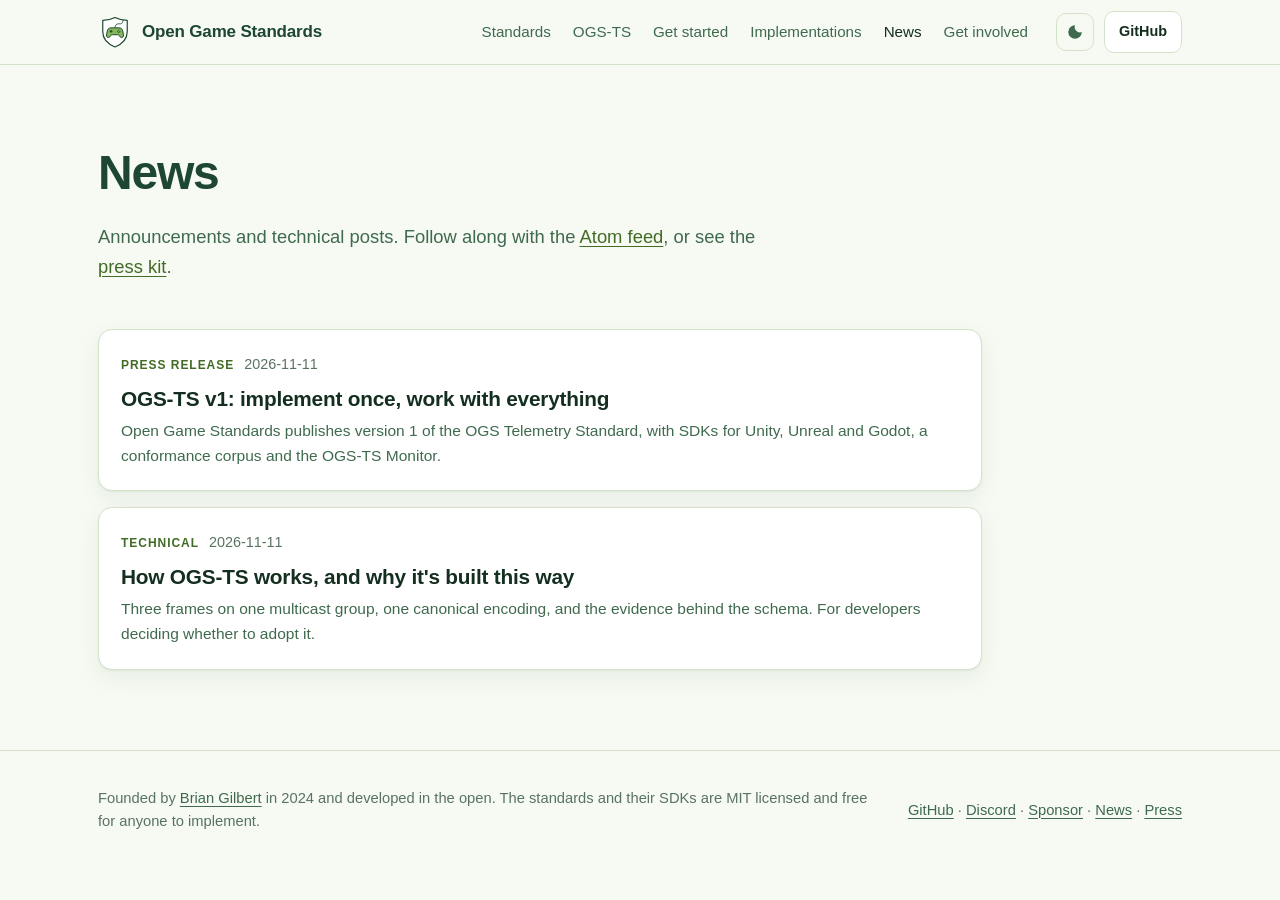
<file: news/index.html>
<!doctype html>
<html lang="en">
<head>
  <meta charset="utf-8">
  <meta name="viewport" content="width=device-width, initial-scale=1">
  <title>News · Open Game Standards</title>
  <meta name="description" content="Announcements and technical posts from Open Game Standards.">
  <link rel="canonical" href="https://opengamestandards.org/news/">
  <meta name="theme-color" content="#1d4730">
  <meta property="og:type" content="website">
  <meta property="og:url" content="https://opengamestandards.org/news/">
  <meta property="og:title" content="News · Open Game Standards">
  <meta property="og:description" content="Announcements and technical posts from Open Game Standards.">
  <meta property="og:site_name" content="Open Game Standards">
  <meta property="og:locale" content="en_US">
  <meta property="og:image" content="https://opengamestandards.org/assets/social.png">
  <meta property="og:image:width" content="1200">
  <meta property="og:image:height" content="630">
  <meta property="og:image:alt" content="Open Game Standards: open standards for games and the hardware around them">
  <meta name="twitter:card" content="summary_large_image">
  <link rel="icon" href="/assets/ogs-mark.svg" type="image/svg+xml">
  <link rel="apple-touch-icon" href="/assets/ogs-512.png">
  <link rel="stylesheet" href="/assets/site.css?v=2">
  <link rel="alternate" type="application/atom+xml" title="Open Game Standards news" href="/news/feed.xml">
  <script>
    document.documentElement.classList.add("js");
    try { var t = localStorage.getItem("ogs-theme"); if (t === "light" || t === "dark") document.documentElement.dataset.theme = t; } catch (e) {}
  </script>
  <script src="/assets/site.js?v=2" defer></script>
</head>
<body>
  <a class="skip" href="#main">Skip to content</a>

  <header class="site-header">
    <div class="wrap header-row">
      <a class="brand" href="/" aria-label="Open Game Standards, home">
        <img class="brand-mark only-light" src="/assets/ogs-mark.svg" alt="" width="36" height="36"><img class="brand-mark only-dark" src="/assets/ogs-mark-dark.svg" alt="" width="36" height="36">
        <span>Open Game Standards</span>
      </a>
      <nav class="nav" id="primary-nav" aria-label="Primary">
        <a href="/#standards">Standards</a>
        <a href="/#ogs-ts">OGS-TS</a>
        <a href="/#start">Get started</a>
        <a href="/#implementations">Implementations</a>
        <a href="/news/" aria-current="page">News</a>
        <a href="/#involved">Get involved</a>
      </nav>
      <div class="header-actions">
        <button class="theme-toggle" type="button" aria-label="Toggle colour theme" title="Toggle colour theme">
          <svg viewBox="0 0 24 24" aria-hidden="true"><path d="M12 3a9 9 0 1 0 9 9 7 7 0 0 1-9-9Z"/></svg>
        </button>
        <a class="btn btn-small" href="https://github.com/Open-Game-Standards" target="_blank" rel="noopener">GitHub</a>
        <button class="menu-toggle" type="button" aria-expanded="false" aria-controls="primary-nav" aria-label="Menu" title="Menu">
          <svg viewBox="0 0 24 24" aria-hidden="true"><path d="M4 7h16M4 12h16M4 17h16"/></svg>
        </button>
      </div>
    </div>
  </header>

  <main id="main">
    <header class="page-head">
      <div class="wrap">
        <h1>News</h1>
        <p class="lede">Announcements and technical posts. Follow along with the <a href="/news/feed.xml">Atom feed</a>, or see the <a href="/press/">press kit</a>.</p>
      </div>
    </header>

    <div class="wrap prose">
      <!-- Newest first. Add each new post here and to feed.xml. -->
      <ul class="news-list">
        <li class="card">
          <p><span class="news-kind">Press release</span><time>2026-11-11</time></p>
          <h2><a href="/news/ogs-ts-v1/">OGS-TS v1: implement once, work with everything</a></h2>
          <p>Open Game Standards publishes version 1 of the OGS Telemetry Standard, with SDKs for Unity, Unreal and Godot, a conformance corpus and the OGS-TS Monitor.</p>
        </li>
        <li class="card">
          <p><span class="news-kind">Technical</span><time>2026-11-11</time></p>
          <h2><a href="/news/how-ogs-ts-works/">How OGS-TS works, and why it's built this way</a></h2>
          <p>Three frames on one multicast group, one canonical encoding, and the evidence behind the schema. For developers deciding whether to adopt it.</p>
        </li>
      </ul>
    </div>
  </main>

  <footer class="site-footer">
    <div class="wrap footer-row">
      <p>Founded by <a href="https://github.com/BrianGilbert" target="_blank" rel="noopener">Brian Gilbert</a> in 2024 and developed in the open. The standards and their SDKs are MIT licensed and free for anyone to implement.</p>
      <p class="footer-links"><a href="https://github.com/Open-Game-Standards" target="_blank" rel="noopener">GitHub</a> · <a href="https://discord.gg/tseF4Q6U99" target="_blank" rel="noopener">Discord</a> · <a href="https://github.com/sponsors/BrianGilbert" target="_blank" rel="noopener">Sponsor</a> · <a href="/news/">News</a> · <a href="/press/">Press</a></p>
    </div>
  </footer>
</body>
</html>
</file>
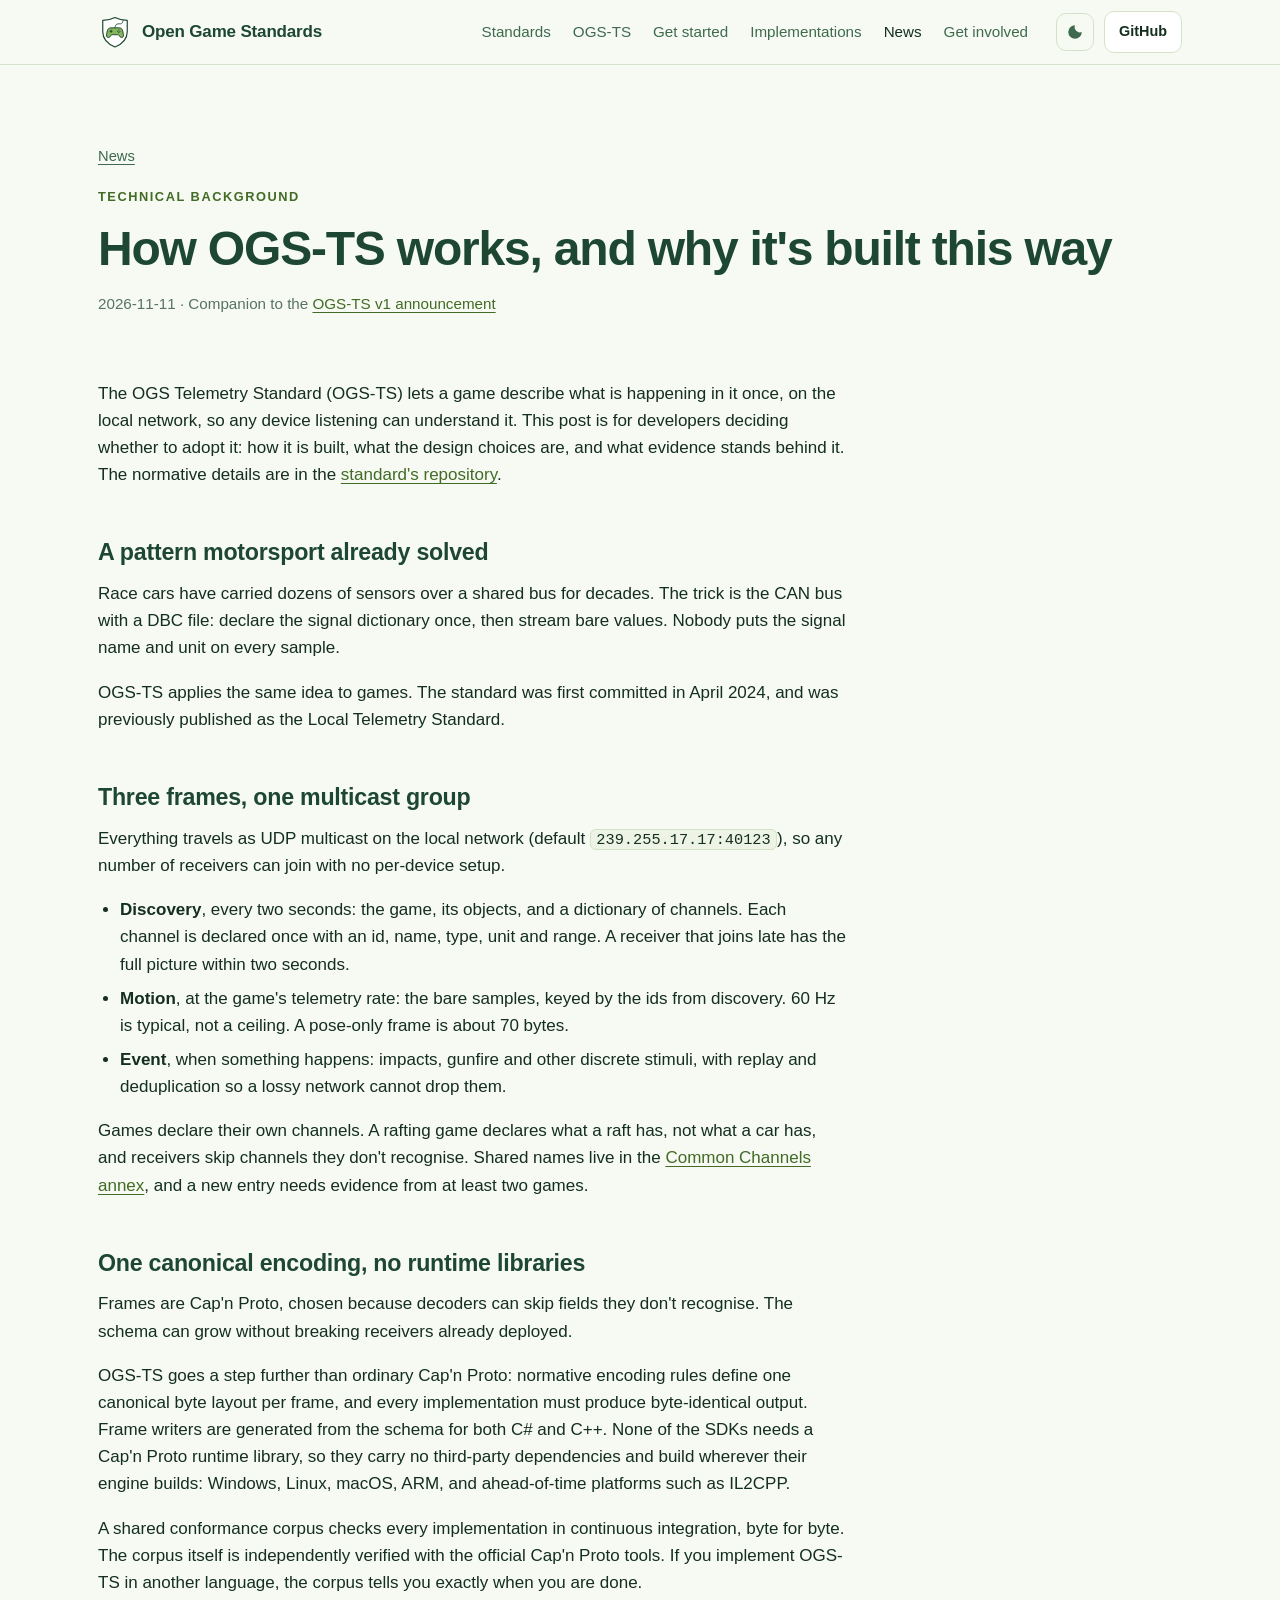
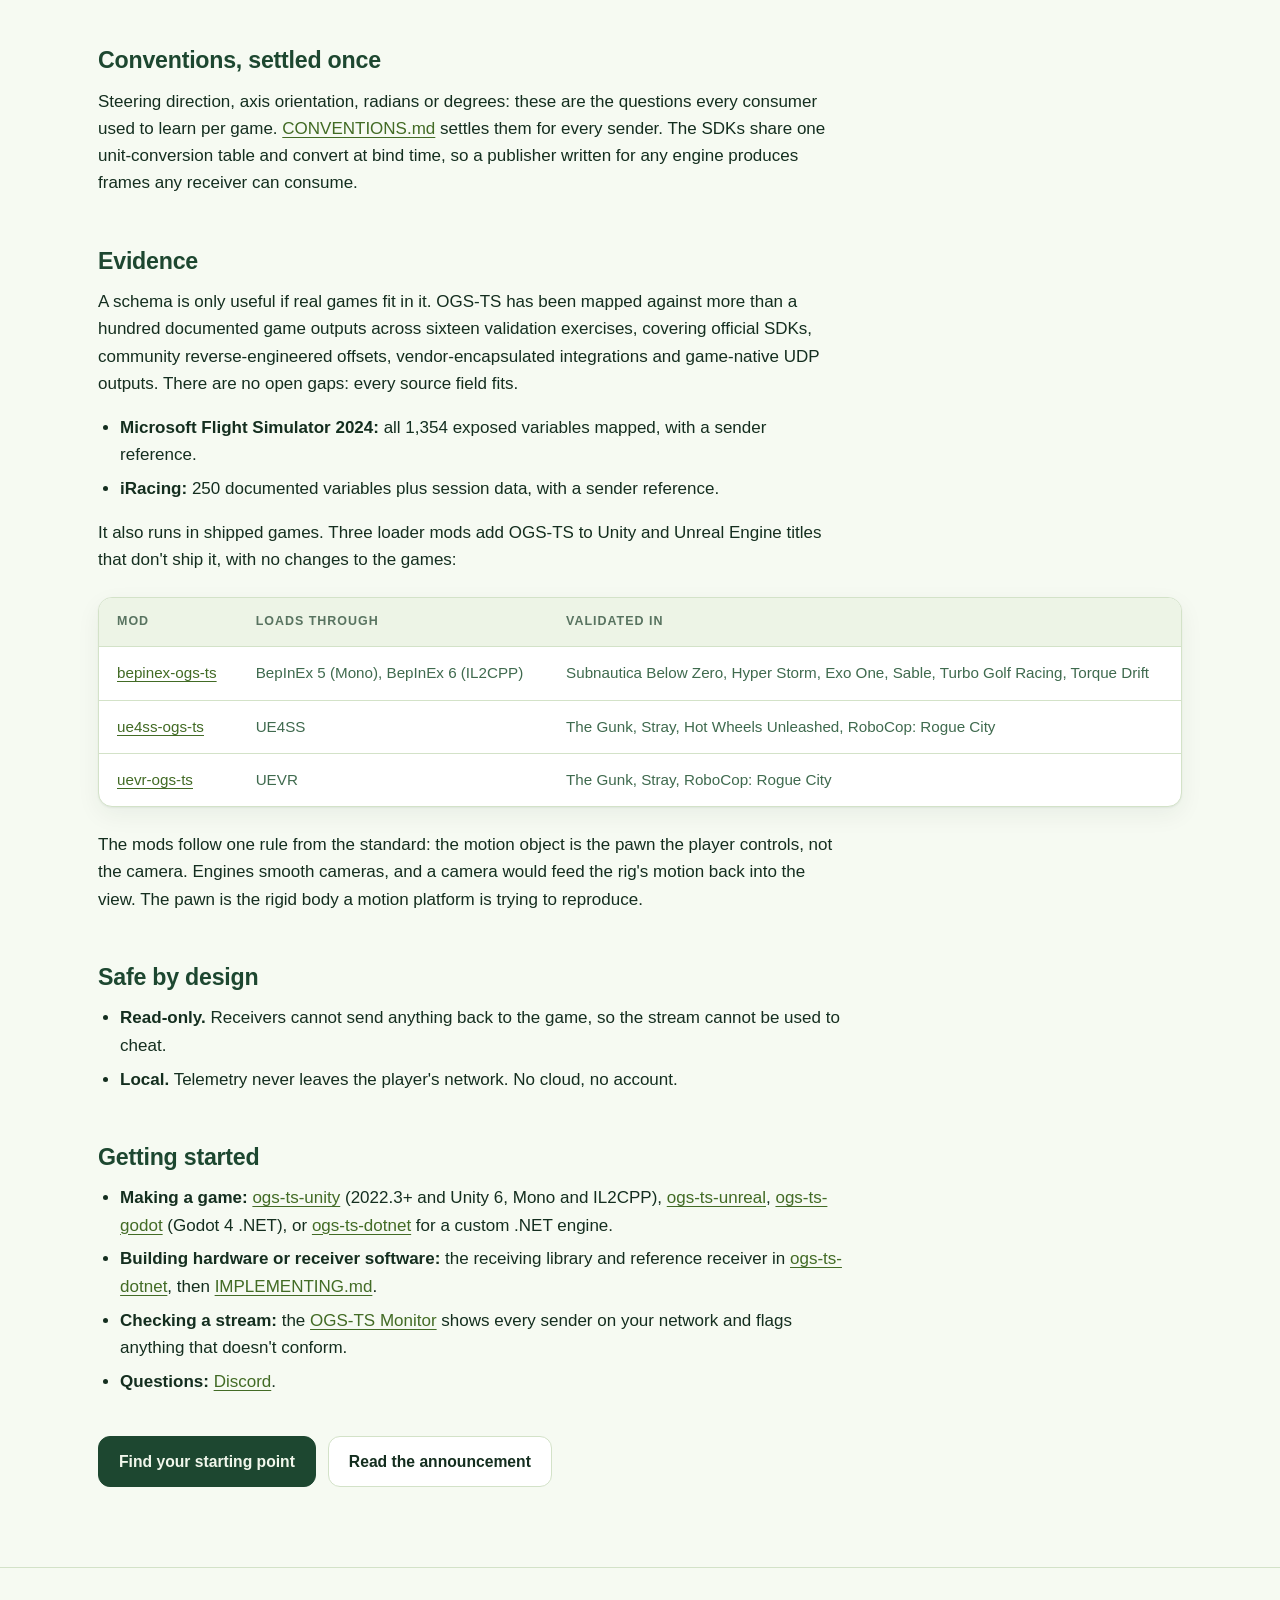
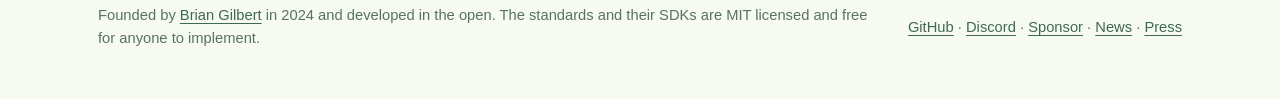
<file: news/how-ogs-ts-works/index.html>
<!doctype html>
<html lang="en">
<head>
  <meta charset="utf-8">
  <meta name="viewport" content="width=device-width, initial-scale=1">
  <title>How OGS-TS works, and why it's built this way · Open Game Standards</title>
  <meta name="description" content="For developers deciding whether to adopt the OGS Telemetry Standard: how it is built, the design choices, and the evidence behind it.">
  <link rel="canonical" href="https://opengamestandards.org/news/how-ogs-ts-works/">
  <meta name="theme-color" content="#1d4730">
  <meta property="og:type" content="article">
  <meta property="og:url" content="https://opengamestandards.org/news/how-ogs-ts-works/">
  <meta property="og:title" content="How OGS-TS works, and why it's built this way">
  <meta property="og:description" content="Three frames on one multicast group, one canonical encoding, and a conformance corpus every implementation is tested against.">
  <meta property="og:site_name" content="Open Game Standards">
  <meta property="og:locale" content="en_US">
  <meta property="og:image" content="https://opengamestandards.org/assets/social.png">
  <meta property="og:image:width" content="1200">
  <meta property="og:image:height" content="630">
  <meta property="og:image:alt" content="Open Game Standards: open standards for games and the hardware around them">
  <meta property="article:published_time" content="2026-11-11T09:00:00Z">
  <meta property="article:author" content="Brian Gilbert">
  <meta name="twitter:card" content="summary_large_image">
  <link rel="icon" href="/assets/ogs-mark.svg" type="image/svg+xml">
  <link rel="apple-touch-icon" href="/assets/ogs-512.png">
  <link rel="stylesheet" href="/assets/site.css?v=2">
  <link rel="alternate" type="application/atom+xml" title="Open Game Standards news" href="/news/feed.xml">
  <script>
    document.documentElement.classList.add("js");
    try { var t = localStorage.getItem("ogs-theme"); if (t === "light" || t === "dark") document.documentElement.dataset.theme = t; } catch (e) {}
  </script>
  <script src="/assets/site.js?v=2" defer></script>
  <script type="application/ld+json">{"@context": "https://schema.org", "@graph": [{"@type": "Organization", "@id": "https://opengamestandards.org/#org", "name": "Open Game Standards", "url": "https://opengamestandards.org/", "logo": "https://opengamestandards.org/assets/ogs-512.png", "founder": {"@type": "Person", "name": "Brian Gilbert"}, "sameAs": ["https://github.com/Open-Game-Standards", "https://discord.gg/tseF4Q6U99"]}, {"@type": "TechArticle", "headline": "How OGS-TS works, and why it's built this way", "description": "How the OGS Telemetry Standard is built, the design choices, and the evidence behind it.", "url": "https://opengamestandards.org/news/how-ogs-ts-works/", "mainEntityOfPage": "https://opengamestandards.org/news/how-ogs-ts-works/", "datePublished": "2026-11-11", "dateModified": "2026-11-11", "author": {"@type": "Person", "name": "Brian Gilbert"}, "publisher": {"@id": "https://opengamestandards.org/#org"}, "image": "https://opengamestandards.org/assets/social.png", "inLanguage": "en"}]}</script>
</head>
<body>
  <a class="skip" href="#main">Skip to content</a>

  <header class="site-header">
    <div class="wrap header-row">
      <a class="brand" href="/" aria-label="Open Game Standards, home">
        <img class="brand-mark only-light" src="/assets/ogs-mark.svg" alt="" width="36" height="36"><img class="brand-mark only-dark" src="/assets/ogs-mark-dark.svg" alt="" width="36" height="36">
        <span>Open Game Standards</span>
      </a>
      <nav class="nav" id="primary-nav" aria-label="Primary">
        <a href="/#standards">Standards</a>
        <a href="/#ogs-ts">OGS-TS</a>
        <a href="/#start">Get started</a>
        <a href="/#implementations">Implementations</a>
        <a href="/news/" aria-current="page">News</a>
        <a href="/#involved">Get involved</a>
      </nav>
      <div class="header-actions">
        <button class="theme-toggle" type="button" aria-label="Toggle colour theme" title="Toggle colour theme">
          <svg viewBox="0 0 24 24" aria-hidden="true"><path d="M12 3a9 9 0 1 0 9 9 7 7 0 0 1-9-9Z"/></svg>
        </button>
        <a class="btn btn-small" href="https://github.com/Open-Game-Standards" target="_blank" rel="noopener">GitHub</a>
        <button class="menu-toggle" type="button" aria-expanded="false" aria-controls="primary-nav" aria-label="Menu" title="Menu">
          <svg viewBox="0 0 24 24" aria-hidden="true"><path d="M4 7h16M4 12h16M4 17h16"/></svg>
        </button>
      </div>
    </div>
  </header>

  <main id="main">
    <article>
      <header class="page-head">
        <div class="wrap">
          <p class="crumbs"><a href="/news/">News</a></p>
          <p class="eyebrow">Technical background</p>
          <h1>How OGS-TS works, and why it's built this way</h1>
          <p class="article-meta"><time>2026-11-11</time> · Companion to the <a href="/news/ogs-ts-v1/">OGS-TS v1 announcement</a></p>
        </div>
      </header>

      <div class="wrap prose">
        <p>The OGS Telemetry Standard (OGS-TS) lets a game describe what is happening in it once, on the local network, so any device listening can understand it. This post is for developers deciding whether to adopt it: how it is built, what the design choices are, and what evidence stands behind it. The normative details are in the <a href="https://github.com/Open-Game-Standards/OGS-Telemetry-Standard" target="_blank" rel="noopener">standard's repository</a>.</p>

        <h2>A pattern motorsport already solved</h2>
        <p>Race cars have carried dozens of sensors over a shared bus for decades. The trick is the CAN bus with a DBC file: declare the signal dictionary once, then stream bare values. Nobody puts the signal name and unit on every sample.</p>
        <p>OGS-TS applies the same idea to games. The standard was first committed in April 2024, and was previously published as the Local Telemetry Standard.</p>

        <h2>Three frames, one multicast group</h2>
        <p>Everything travels as UDP multicast on the local network (default <code>239.255.17.17:40123</code>), so any number of receivers can join with no per-device setup.</p>
        <ul>
          <li><strong>Discovery</strong>, every two seconds: the game, its objects, and a dictionary of channels. Each channel is declared once with an id, name, type, unit and range. A receiver that joins late has the full picture within two seconds.</li>
          <li><strong>Motion</strong>, at the game's telemetry rate: the bare samples, keyed by the ids from discovery. 60 Hz is typical, not a ceiling. A pose-only frame is about 70 bytes.</li>
          <li><strong>Event</strong>, when something happens: impacts, gunfire and other discrete stimuli, with replay and deduplication so a lossy network cannot drop them.</li>
        </ul>
        <p>Games declare their own channels. A rafting game declares what a raft has, not what a car has, and receivers skip channels they don't recognise. Shared names live in the <a href="https://github.com/Open-Game-Standards/OGS-Telemetry-Standard/blob/main/CHANNELS.md" target="_blank" rel="noopener">Common Channels annex</a>, and a new entry needs evidence from at least two games.</p>

        <h2>One canonical encoding, no runtime libraries</h2>
        <p>Frames are Cap'n Proto, chosen because decoders can skip fields they don't recognise. The schema can grow without breaking receivers already deployed.</p>
        <p>OGS-TS goes a step further than ordinary Cap'n Proto: normative encoding rules define one canonical byte layout per frame, and every implementation must produce byte-identical output. Frame writers are generated from the schema for both C# and C++. None of the SDKs needs a Cap'n Proto runtime library, so they carry no third-party dependencies and build wherever their engine builds: Windows, Linux, macOS, ARM, and ahead-of-time platforms such as IL2CPP.</p>
        <p>A shared conformance corpus checks every implementation in continuous integration, byte for byte. The corpus itself is independently verified with the official Cap'n Proto tools. If you implement OGS-TS in another language, the corpus tells you exactly when you are done.</p>

        <h2>Conventions, settled once</h2>
        <p>Steering direction, axis orientation, radians or degrees: these are the questions every consumer used to learn per game. <a href="https://github.com/Open-Game-Standards/OGS-Telemetry-Standard/blob/main/CONVENTIONS.md" target="_blank" rel="noopener">CONVENTIONS.md</a> settles them for every sender. The SDKs share one unit-conversion table and convert at bind time, so a publisher written for any engine produces frames any receiver can consume.</p>

        <h2>Evidence</h2>
        <p>A schema is only useful if real games fit in it. OGS-TS has been mapped against more than a hundred documented game outputs across sixteen validation exercises, covering official SDKs, community reverse-engineered offsets, vendor-encapsulated integrations and game-native UDP outputs. There are no open gaps: every source field fits.</p>
        <ul>
          <li><strong>Microsoft Flight Simulator 2024:</strong> all 1,354 exposed variables mapped, with a sender reference.</li>
          <li><strong>iRacing:</strong> 250 documented variables plus session data, with a sender reference.</li>
        </ul>
        <p>It also runs in shipped games. Three loader mods add OGS-TS to Unity and Unreal Engine titles that don't ship it, with no changes to the games:</p>
        <div class="table-wrap">
          <table>
            <thead><tr><th>Mod</th><th>Loads through</th><th>Validated in</th></tr></thead>
            <tbody>
              <tr><td><a href="https://github.com/BrianGilbert/bepinex-ogs-ts" target="_blank" rel="noopener">bepinex-ogs-ts</a></td><td>BepInEx 5 (Mono), BepInEx 6 (IL2CPP)</td><td>Subnautica Below Zero, Hyper Storm, Exo One, Sable, Turbo Golf Racing, Torque Drift</td></tr>
              <tr><td><a href="https://github.com/BrianGilbert/ue4ss-ogs-ts" target="_blank" rel="noopener">ue4ss-ogs-ts</a></td><td>UE4SS</td><td>The Gunk, Stray, Hot Wheels Unleashed, RoboCop: Rogue City</td></tr>
              <tr><td><a href="https://github.com/BrianGilbert/uevr-ogs-ts" target="_blank" rel="noopener">uevr-ogs-ts</a></td><td>UEVR</td><td>The Gunk, Stray, RoboCop: Rogue City</td></tr>
            </tbody>
          </table>
        </div>
        <p>The mods follow one rule from the standard: the motion object is the pawn the player controls, not the camera. Engines smooth cameras, and a camera would feed the rig's motion back into the view. The pawn is the rigid body a motion platform is trying to reproduce.</p>

        <h2>Safe by design</h2>
        <ul>
          <li><strong>Read-only.</strong> Receivers cannot send anything back to the game, so the stream cannot be used to cheat.</li>
          <li><strong>Local.</strong> Telemetry never leaves the player's network. No cloud, no account.</li>
        </ul>

        <h2>Getting started</h2>
        <ul>
          <li><strong>Making a game:</strong> <a href="https://github.com/Open-Game-Standards/ogs-ts-unity" target="_blank" rel="noopener">ogs-ts-unity</a> (2022.3+ and Unity 6, Mono and IL2CPP), <a href="https://github.com/Open-Game-Standards/ogs-ts-unreal" target="_blank" rel="noopener">ogs-ts-unreal</a>, <a href="https://github.com/Open-Game-Standards/ogs-ts-godot" target="_blank" rel="noopener">ogs-ts-godot</a> (Godot 4 .NET), or <a href="https://github.com/Open-Game-Standards/ogs-ts-dotnet" target="_blank" rel="noopener">ogs-ts-dotnet</a> for a custom .NET engine.</li>
          <li><strong>Building hardware or receiver software:</strong> the receiving library and reference receiver in <a href="https://github.com/Open-Game-Standards/ogs-ts-dotnet" target="_blank" rel="noopener">ogs-ts-dotnet</a>, then <a href="https://github.com/Open-Game-Standards/OGS-Telemetry-Standard/blob/main/IMPLEMENTING.md" target="_blank" rel="noopener">IMPLEMENTING.md</a>.</li>
          <li><strong>Checking a stream:</strong> the <a href="https://github.com/Open-Game-Standards/ogs-ts-monitor" target="_blank" rel="noopener">OGS-TS Monitor</a> shows every sender on your network and flags anything that doesn't conform.</li>
          <li><strong>Questions:</strong> <a href="https://discord.gg/tseF4Q6U99" target="_blank" rel="noopener">Discord</a>.</li>
        </ul>

        <div class="related">
          <a class="btn btn-primary" href="/#start">Find your starting point</a>
          <a class="btn" href="/news/ogs-ts-v1/">Read the announcement</a>
        </div>
      </div>
    </article>
  </main>

  <footer class="site-footer">
    <div class="wrap footer-row">
      <p>Founded by <a href="https://github.com/BrianGilbert" target="_blank" rel="noopener">Brian Gilbert</a> in 2024 and developed in the open. The standards and their SDKs are MIT licensed and free for anyone to implement.</p>
      <p class="footer-links"><a href="https://github.com/Open-Game-Standards" target="_blank" rel="noopener">GitHub</a> · <a href="https://discord.gg/tseF4Q6U99" target="_blank" rel="noopener">Discord</a> · <a href="https://github.com/sponsors/BrianGilbert" target="_blank" rel="noopener">Sponsor</a> · <a href="/news/">News</a> · <a href="/press/">Press</a></p>
    </div>
  </footer>
</body>
</html>
</file>
<file: assets/site.css>
/* Open Game Standards — site styles. System fonts only: nothing loads from
   third parties (local-first, like the standards). */

:root {
  --bg: #f6faf2;
  --bg-alt: #edf4e6;
  --surface: #ffffff;
  --ink: #142e1f;
  --ink-2: #3f6a4e;
  --muted: #587360;
  --brand: #1d4730;
  --accent: #86b65a;
  --accent-ink: #426b25;
  --line: #d3e2c8;
  --code-bg: #10261a;
  --code-ink: #dcebd0;
  --tag-d: #2a6493;
  --tag-m: #426b25;
  --tag-e: #9b4727;
  --shadow: 0 1px 2px rgb(20 46 31 / .06), 0 8px 24px rgb(20 46 31 / .06);
  --radius: 14px;
  --font: -apple-system, BlinkMacSystemFont, "Segoe UI", "Noto Sans", Helvetica, Arial, sans-serif;
  --mono: ui-monospace, "Cascadia Code", "SF Mono", Menlo, Consolas, "Liberation Mono", monospace;
  color-scheme: light;
}

@media (prefers-color-scheme: dark) {
  :root:not([data-theme="light"]) {
    --bg: #0b1811;
    --bg-alt: #0f2017;
    --surface: #13271c;
    --ink: #e6f0df;
    --ink-2: #a8c79a;
    --muted: #8aa892;
    --brand: #e6f0df;
    --accent: #86b65a;
    --accent-ink: #a9d47f;
    --line: #23402e;
    --code-bg: #07120c;
    --code-ink: #dcebd0;
    --tag-d: #6fb0e6;
    --tag-m: #a9d47f;
    --tag-e: #f0956c;
    --shadow: 0 1px 2px rgb(0 0 0 / .3), 0 8px 24px rgb(0 0 0 / .25);
    color-scheme: dark;
  }
}
:root[data-theme="dark"] {
  --bg: #0b1811;
  --bg-alt: #0f2017;
  --surface: #13271c;
  --ink: #e6f0df;
  --ink-2: #a8c79a;
  --muted: #8aa892;
  --brand: #e6f0df;
  --accent: #86b65a;
  --accent-ink: #a9d47f;
  --line: #23402e;
  --code-bg: #07120c;
  --code-ink: #dcebd0;
  --tag-d: #6fb0e6;
  --tag-m: #a9d47f;
  --tag-e: #f0956c;
  --shadow: 0 1px 2px rgb(0 0 0 / .3), 0 8px 24px rgb(0 0 0 / .25);
  color-scheme: dark;
}

/* Light/dark image pairs follow the same switch as the tokens. */
.only-dark { display: none; }
@media (prefers-color-scheme: dark) {
  :root:not([data-theme="light"]) .only-light { display: none; }
  :root:not([data-theme="light"]) .only-dark { display: inline-block; }
}
:root[data-theme="dark"] .only-light { display: none; }
:root[data-theme="dark"] .only-dark { display: inline-block; }

/* Base */
*, *::before, *::after { box-sizing: border-box; }
html { scroll-behavior: smooth; scroll-padding-top: 76px; }
body {
  margin: 0;
  background: var(--bg);
  color: var(--ink);
  font: 17px/1.6 var(--font);
  -webkit-font-smoothing: antialiased;
  overflow-x: hidden;
}
img { max-width: 100%; }
a { color: var(--accent-ink); text-underline-offset: 3px; text-decoration-thickness: 1px; }
a:hover { text-decoration-thickness: 2px; }
:focus-visible { outline: 3px solid var(--accent); outline-offset: 2px; border-radius: 4px; }
code { font-family: var(--mono); font-size: .9em; background: var(--bg-alt); border: 1px solid var(--line); padding: .05em .35em; border-radius: 6px; }
h1, h2, h3, h4 { line-height: 1.15; margin: 0; letter-spacing: -.01em; }
p { margin: 0 0 1em; }
.muted { color: var(--muted); }
.small { font-size: .9rem; }

.wrap { width: 100%; max-width: 1140px; margin: 0 auto; padding: 0 16px; }
@media (min-width: 640px) { .wrap { padding: 0 28px; } }
.narrow { max-width: 820px; }

.skip { position: absolute; left: -9999px; top: 8px; z-index: 100; background: var(--surface); padding: 8px 14px; border-radius: 8px; }
.skip:focus { left: 8px; }

/* Header */
.site-header {
  position: sticky; top: 0; z-index: 50;
  background: color-mix(in srgb, var(--bg) 85%, transparent);
  backdrop-filter: saturate(1.4) blur(10px);
  border-bottom: 1px solid var(--line);
}
.header-row { display: flex; align-items: center; gap: 20px; height: 64px; }
.brand { display: flex; align-items: center; gap: 10px; color: var(--brand); text-decoration: none; font-weight: 700; letter-spacing: -.01em; white-space: nowrap; }
.brand-mark { width: 34px; height: 34px; }
.nav { display: none; gap: 22px; margin-left: auto; }
.nav a { color: var(--ink-2); text-decoration: none; font-size: .95rem; }
.nav a:hover, .nav a[aria-current="page"] { color: var(--ink); }
.header-actions { display: flex; align-items: center; gap: 10px; margin-left: auto; }
@media (min-width: 1100px) { .nav { display: flex; } .header-actions { margin-left: 8px; } }
/* Phones: brand + toggles + GitHub overflow; the footer links GitHub. */
@media (max-width: 420px) { .header-actions .btn { display: none; } }
.theme-toggle, .menu-toggle {
  width: 38px; height: 38px; display: grid; place-items: center;
  background: transparent; border: 1px solid var(--line); border-radius: 10px; color: var(--ink-2); cursor: pointer;
}
.theme-toggle svg { width: 18px; height: 18px; fill: currentColor; }
.menu-toggle svg { width: 20px; height: 20px; fill: none; stroke: currentColor; stroke-width: 2; stroke-linecap: round; }
.theme-toggle:hover, .menu-toggle:hover { color: var(--ink); border-color: var(--ink-2); }
.menu-toggle { display: none; }
/* Narrow screens: the nav drops down from a menu button. Without JS it
   wraps onto a second row of the header instead. */
@media (max-width: 1099px) {
  .js .menu-toggle { display: grid; }
  .js .site-header.nav-open .nav {
    display: flex; flex-direction: column; gap: 0;
    position: absolute; top: 64px; left: 0; right: 0;
    background: var(--bg); border-bottom: 1px solid var(--line); box-shadow: var(--shadow);
    padding: 4px 16px 12px;
  }
  .js .site-header.nav-open .nav a { padding: 12px 0; font-size: 1rem; border-bottom: 1px solid var(--line); }
  .js .site-header.nav-open .nav a:last-child { border-bottom: 0; }
  html:not(.js) .header-row { flex-wrap: wrap; height: auto; min-height: 64px; padding-block: 12px; }
  html:not(.js) .nav { display: flex; flex-wrap: wrap; gap: 6px 18px; order: 3; width: 100%; margin-left: 0; }
}
@media (min-width: 640px) and (max-width: 1099px) { .js .site-header.nav-open .nav { padding-inline: 28px; } }

/* Buttons */
.btn {
  display: inline-flex; align-items: center; justify-content: center; gap: 8px;
  padding: 12px 20px; border-radius: 12px; font-weight: 600; font-size: .98rem;
  border: 1px solid var(--line); background: var(--surface); color: var(--ink); text-decoration: none;
  transition: transform .15s ease, border-color .15s ease, background .15s ease;
}
.btn:hover { transform: translateY(-1px); border-color: var(--ink-2); text-decoration: none; }
.btn-primary { background: #1d4730; color: #f1f7ec; border-color: #1d4730; }
.btn-primary:hover { background: #255a3d; border-color: #255a3d; }
.btn-small { padding: 8px 14px; font-size: .9rem; border-radius: 10px; }
/* Centre on the capitals, not the font's line box: system fonts differ in how
   far their text sits from the middle. Padding grows by the space trimmed so
   the buttons keep their size. */
@supports (text-box: trim-both cap alphabetic) {
  .btn, .modes b { text-box: trim-both cap alphabetic; }
  .btn { display: inline-block; text-align: center; padding-block: 19px; } /* trimming skips flex boxes */
  .btn-small { padding-block: 15px; }
  .modes b { padding-block: 8px; }
}

/* Hero */
.hero { padding: 56px 0 64px; position: relative; overflow: hidden; }
.hero::before {
  content: ""; position: absolute; inset: -40% -10% auto auto; width: 70vw; height: 70vw; max-width: 900px; max-height: 900px;
  background: radial-gradient(closest-side, color-mix(in srgb, var(--accent) 22%, transparent), transparent 70%);
  pointer-events: none;
}
.hero-grid { display: grid; gap: 40px; align-items: center; position: relative; }
@media (min-width: 980px) { .hero { padding: 88px 0 96px; } .hero-grid { grid-template-columns: 1.05fr 1fr; gap: 56px; } }
.eyebrow { color: var(--accent-ink); font-weight: 700; font-size: .8rem; letter-spacing: .12em; text-transform: uppercase; margin-bottom: 14px; }
h1 { font-size: clamp(2.1rem, 5.2vw, 3.6rem); font-weight: 800; letter-spacing: -.025em; color: var(--brand); }
.lede { font-size: 1.15rem; color: var(--ink-2); margin: 22px 0 30px; max-width: 38em; }
.cta-row { display: flex; flex-wrap: wrap; gap: 12px; }

/* Receiver console: a small OGS-TS Monitor */
.console {
  margin: 0; background: var(--code-bg); color: var(--code-ink); border-radius: 18px;
  box-shadow: 0 30px 60px -20px rgb(10 30 18 / .45), 0 0 0 1px rgb(255 255 255 / .04) inset;
  overflow: hidden; min-width: 0; container-type: inline-size; position: relative;
}
.console-bar { display: flex; align-items: center; gap: 10px; padding: 10px 16px; border-bottom: 1px solid rgb(255 255 255 / .07); font: 600 13px/1 var(--font); }
.console-logo { width: 22px; height: 22px; }
.console-title { color: #f1f7ec; }
.console-note { margin-left: auto; color: #7f9c88; font: 11px/1 var(--mono); text-transform: uppercase; letter-spacing: .08em; }
.console-pause {
  font: 600 11px/1 var(--font); color: #b9d1ad; background: rgb(255 255 255 / .06);
  border: 1px solid rgb(255 255 255 / .12); border-radius: 6px; padding: 5px 9px; cursor: pointer;
}
.console-pause:hover { color: #f1f7ec; border-color: rgb(255 255 255 / .3); }
.console-pause.is-paused { display: none; }
/* Big play button over a paused console: the same one the video thumbnails use */
.console-play {
  position: absolute; inset: 0; z-index: 2; border: 0; padding: 0; cursor: pointer;
  background: rgb(0 0 0 / .28); border-radius: inherit;
}
.console-play[hidden] { display: none; }
.console-play::after {
  content: ""; position: absolute; top: 50%; left: 50%;
  width: 84px; height: 84px; margin: -42px 0 0 -42px; border-radius: 50%;
  background: rgba(0, 0, 0, .72) url("data:image/svg+xml,%3Csvg xmlns='http://www.w3.org/2000/svg' viewBox='0 0 24 24'%3E%3Cpath fill='%23fff' d='M8 5v14l11-7z'/%3E%3C/svg%3E") 54% 50% / 46% no-repeat;
  box-shadow: 0 0 0 3px rgba(255, 255, 255, .85), 0 6px 24px rgba(0, 0, 0, .4);
  transition: transform .15s ease, background-color .15s ease;
}
.console-play:hover::after, .console-play:focus-visible::after { transform: scale(1.08); background-color: rgba(0, 0, 0, .86); }
.console-play:focus-visible { outline: 3px solid var(--accent, currentColor); outline-offset: -3px; }
@media (max-width: 600px) { .console-play::after { width: 64px; height: 64px; margin: -32px 0 0 -32px; } }
.console-body { padding: 14px 16px; display: grid; gap: 12px; }
.console-head { display: flex; align-items: center; justify-content: space-between; gap: 10px; }
.console-head .obj { font-weight: 700; color: #f1f7ec; font-size: .95rem; white-space: nowrap; }
.console-head .star { color: #a9d47f; font-weight: 600; font-size: .8rem; margin-left: 4px; }
.modes { display: flex; gap: 4px; }
.modes b { font: 600 11px/1 var(--font); padding: 6px 8px; border-radius: 6px; background: rgb(255 255 255 / .06); color: #b9d1ad; }
.modes b.on { background: #86b65a; color: #10261a; }
.views { display: grid; grid-template-columns: 1fr 1fr; gap: 10px; }
.view { background: rgb(255 255 255 / .03); border-radius: 10px; padding: 6px 6px 2px; min-width: 0; }
.view-label { display: block; font: 10px/1.4 var(--mono); color: #7f9c88; text-transform: uppercase; letter-spacing: .08em; padding: 0 4px; }
.view svg { display: block; width: 100%; height: auto; }
.strips { display: grid; gap: 4px; }
.strip { display: grid; grid-template-columns: 62px 70px 1fr; align-items: center; gap: 8px; background: rgb(255 255 255 / .03); border-radius: 6px; padding: 2px 8px; font: 12px/1 var(--mono); }
.strip svg { width: 100%; height: 24px; display: block; }
.strip polyline { fill: none; stroke-width: 1.6; vector-effect: non-scaling-stroke; stroke-linejoin: round; }
.strip-val { color: #f1f7ec; text-align: right; font-variant-numeric: tabular-nums; }
.s-roll { color: #e06c5a; stroke: #e06c5a; }
.s-pitch { color: #5aa0e0; stroke: #5aa0e0; }
.s-heave { color: #6fd6c8; stroke: #6fd6c8; }
.log { list-style: none; margin: 0; padding: 0; height: 110px; overflow: hidden; display: flex; flex-direction: column; justify-content: flex-end; font: 12px/1.8 var(--mono); }
.log li { white-space: nowrap; overflow: hidden; text-overflow: ellipsis; color: #b9d1ad; animation: rise .35s ease-out; }
.log .t { color: #5f7d68; margin-right: 8px; }
.log .v { color: #f1f7ec; }
@container (max-width: 600px) { .log .t { display: none; } }
@container (max-width: 440px) { .log .opt { display: none; } .modes { display: none; } .strip { grid-template-columns: 56px 62px 1fr; } }
@keyframes rise { from { opacity: 0; transform: translateY(6px); } to { opacity: 1; transform: none; } }
.console-foot { padding: 10px 16px 14px; font: 11.5px/1.5 var(--mono); color: #7f9c88; border-top: 1px solid rgb(255 255 255 / .07); }

.tag { display: inline-block; font: 700 10.5px/1 var(--mono); letter-spacing: .06em; padding: 4px 6px; border-radius: 5px; margin-right: 8px; vertical-align: 1px; }
.console .tag-d, .log .tag-d { background: rgb(111 176 230 / .16); color: #8cc3ee; }
.console .tag-m, .log .tag-m { background: rgb(169 212 127 / .16); color: #b8dd93; }
.console .tag-e, .log .tag-e { background: rgb(240 149 108 / .18); color: #f4ab89; }
.tag-d { background: color-mix(in srgb, var(--tag-d) 14%, transparent); color: var(--tag-d); }
.tag-m { background: color-mix(in srgb, var(--tag-m) 14%, transparent); color: var(--tag-m); }
.tag-e { background: color-mix(in srgb, var(--tag-e) 14%, transparent); color: var(--tag-e); }

/* Sections */
.section { padding: 72px 0; }
.section.alt { background: var(--bg-alt); border-block: 1px solid var(--line); }
@media (min-width: 980px) { .section { padding: 96px 0; } }
.section-title { font-size: clamp(1.7rem, 3.4vw, 2.4rem); font-weight: 800; color: var(--brand); letter-spacing: -.02em; margin-bottom: 14px; }
.section-sub { color: var(--ink-2); font-size: 1.08rem; max-width: 46em; margin-bottom: 34px; }
.sub-title { font-size: 1.25rem; margin: 52px 0 18px; color: var(--ink); }

/* Stats */
.stat-row, .evidence { display: grid; gap: 16px; margin: 28px 0; }
@media (min-width: 640px) { .stat-row { grid-template-columns: 1fr 1fr; } .evidence { grid-template-columns: 1fr 1fr; } }
@media (min-width: 1000px) { .evidence { grid-template-columns: repeat(4, 1fr); } }
.stat { background: var(--surface); border: 1px solid var(--line); border-radius: var(--radius); padding: 20px 22px; box-shadow: var(--shadow); }
.stat strong { display: block; font-size: 2.4rem; font-weight: 800; letter-spacing: -.03em; color: var(--accent-ink); line-height: 1; margin-bottom: 8px; font-variant-numeric: tabular-nums; }
.stat span { color: var(--ink-2); font-size: .97rem; }
.proven { color: var(--ink-2); max-width: 52em; }

/* Cards */
.cards { list-style: none; padding: 0; margin: 0; display: grid; gap: 16px; }
@media (min-width: 640px) { .cards-2, .cards-3, .cards-5 { grid-template-columns: 1fr 1fr; } }
@media (min-width: 1000px) { .cards-3 { grid-template-columns: repeat(3, 1fr); } .cards-5 { grid-template-columns: repeat(5, 1fr); } }
.card { background: var(--surface); border: 1px solid var(--line); border-radius: var(--radius); padding: 22px; box-shadow: var(--shadow); min-width: 0; }
.card h3, .card h4 { font-size: 1.08rem; margin-bottom: 10px; color: var(--ink); }
.card p { color: var(--ink-2); font-size: .97rem; margin: 0; }
.cards-5 .card { border-top: 4px solid var(--accent); }
.repo { display: flex; flex-direction: column; gap: 6px; }
.repo h3 a { color: var(--ink); text-decoration: none; overflow-wrap: anywhere; }
.repo h3 a:hover { text-decoration: underline; }
.repo .badge { margin-top: auto; padding-top: 12px; line-height: 0; }

.pill { display: inline-block; font-size: .75rem; font-weight: 700; letter-spacing: .04em; text-transform: uppercase; padding: 4px 10px; border-radius: 99px; background: var(--bg-alt); color: var(--ink-2); border: 1px solid var(--line); margin-bottom: 12px; }
.pill-ok { background: color-mix(in srgb, var(--accent) 22%, transparent); color: var(--accent-ink); border-color: transparent; }

/* Standards */
.standards { display: grid; gap: 16px; }
@media (min-width: 860px) { .standards { grid-template-columns: 1.4fr 1fr; } }
.standard-card { display: flex; gap: 20px; align-items: flex-start; background: var(--surface); border: 1px solid var(--line); border-radius: var(--radius); padding: 26px; box-shadow: var(--shadow); color: inherit; text-decoration: none; transition: transform .15s ease, border-color .15s ease; }
a.standard-card:hover { transform: translateY(-2px); border-color: var(--accent); }
.standard-card h3 { font-size: 1.3rem; margin-bottom: 8px; color: var(--ink); }
.standard-card p { color: var(--ink-2); margin: 0; }
.std-logo { width: 72px; height: 72px; flex: none; }
.standard-next { border-style: dashed; box-shadow: none; background: transparent; }

/* OGS-TS */
.ts-head { display: flex; flex-direction: column; gap: 20px; }
.ts-head img { width: 88px; height: 88px; flex: none; }
@media (min-width: 720px) { .ts-head { flex-direction: row; align-items: flex-start; gap: 28px; } }
.frames { list-style: none; padding: 0; margin: 0; display: grid; gap: 16px; counter-reset: f; }
@media (min-width: 860px) { .frames { grid-template-columns: repeat(3, 1fr); } }
.frame { background: var(--surface); border: 1px solid var(--line); border-radius: var(--radius); padding: 22px; box-shadow: var(--shadow); }
.frame h4 { font-size: 1.05rem; margin: 14px 0 8px; }
.frame p { color: var(--ink-2); margin: 0; font-size: .97rem; }
.frame-d { border-top: 4px solid var(--tag-d); }
.frame-m { border-top: 4px solid var(--tag-m); }
.frame-e { border-top: 4px solid var(--tag-e); }
.traits { list-style: none; padding: 0; margin: 24px 0 0; display: grid; gap: 10px 28px; color: var(--ink-2); }
@media (min-width: 860px) { .traits { grid-template-columns: 1fr 1fr; } }
.traits li { padding-left: 22px; position: relative; }
.traits li::before { content: ""; position: absolute; left: 0; top: .62em; width: 10px; height: 10px; border-radius: 3px; background: var(--accent); }
.traits strong { color: var(--ink); }

/* Flow diagram */
.flow { display: grid; gap: 14px; align-items: center; }
@media (min-width: 900px) { .flow { grid-template-columns: 1fr 70px auto 70px 1fr; gap: 0; } }
.flow-col { display: grid; gap: 10px; }
.flow-label { margin: 0 0 2px; font-size: .78rem; font-weight: 700; letter-spacing: .1em; text-transform: uppercase; color: var(--muted); }
.node { background: var(--surface); border: 1px solid var(--line); border-radius: 12px; padding: 12px 16px; box-shadow: var(--shadow); display: flex; flex-direction: column; }
.node strong { font-size: .98rem; }
.node span { color: var(--muted); font-size: .88rem; }
.flow-hub { display: grid; place-items: center; }
.hub { display: grid; justify-items: center; gap: 4px; text-align: center; padding: 22px 26px; border-radius: 50%; aspect-ratio: 1; min-width: 190px; align-content: center; background: radial-gradient(circle, color-mix(in srgb, var(--accent) 26%, var(--surface)) 0%, var(--surface) 70%); border: 2px solid var(--accent); }
.hub strong { font-size: 1.5rem; color: var(--brand); }
.hub span { font-size: .86rem; color: var(--ink-2); }
.hub code { font-size: .78rem; }
.flow-link { height: 34px; display: grid; place-items: center; }
.flow-link span { width: 4px; height: 100%; border-radius: 2px; background: repeating-linear-gradient(to bottom, var(--accent) 0 8px, transparent 8px 16px); background-size: 100% 16px; animation: flow-v 1s linear infinite; }
@media (min-width: 900px) {
  .flow-link { height: auto; }
  .flow-link span { width: 100%; height: 4px; background: repeating-linear-gradient(to right, var(--accent) 0 8px, transparent 8px 16px); background-size: 16px 100%; animation-name: flow-h; }
}
@keyframes flow-v { to { background-position: 0 16px; } }
@keyframes flow-h { to { background-position: 16px 0; } }

/* Chooser */
.chooser { display: grid; gap: 18px; }
@media (min-width: 900px) { .js .chooser { grid-template-columns: 320px 1fr; gap: 28px; align-items: start; } }
/* Without JS every panel shows, so the tabs are hidden. */
.chooser-tabs { display: none; }
.chooser-panels { display: grid; gap: 16px; }
.js .chooser-tabs { display: flex; gap: 8px; overflow-x: auto; padding-bottom: 4px; scrollbar-width: thin; }
@media (min-width: 900px) { .chooser-tabs { flex-direction: column; overflow: visible; } }
.chooser-tabs button {
  flex: none; text-align: left; font: inherit; font-size: .95rem; color: var(--ink-2); cursor: pointer;
  background: var(--surface); border: 1px solid var(--line); border-radius: 12px; padding: 11px 14px; white-space: nowrap;
}
@media (min-width: 900px) { .chooser-tabs button { white-space: normal; } }
.chooser-tabs button:hover { color: var(--ink); border-color: var(--ink-2); }
.chooser-tabs button[aria-selected="true"] { background: #1d4730; border-color: #1d4730; color: #f1f7ec; font-weight: 600; }
.panel { background: var(--surface); border: 1px solid var(--line); border-radius: var(--radius); padding: 26px; box-shadow: var(--shadow); min-width: 0; }
.panel h3 { font-size: 1.3rem; margin-bottom: 14px; }
.panel p { color: var(--ink-2); }
.panel p:last-child { margin-bottom: 0; }
.code { position: relative; background: var(--code-bg); color: var(--code-ink); border-radius: 12px; padding: 16px 84px 16px 18px; margin: 0 0 1em; overflow-x: auto; font: 13.5px/1.6 var(--mono); }
/* Wrap rather than scroll, so nothing slides under the Copy button. */
.code code { background: none; border: 0; padding: 0; font-size: inherit; color: inherit; white-space: pre-wrap; overflow-wrap: anywhere; }
.copy { position: absolute; top: 8px; right: 8px; font: 600 12px/1 var(--font); color: #dcebd0; background: rgb(255 255 255 / .08); border: 1px solid rgb(255 255 255 / .12); border-radius: 8px; padding: 6px 9px; cursor: pointer; }
.copy:hover { background: rgb(255 255 255 / .16); }

/* Tables */
.table-wrap { overflow-x: auto; border: 1px solid var(--line); border-radius: var(--radius); background: var(--surface); box-shadow: var(--shadow); }
table { width: 100%; border-collapse: collapse; font-size: .95rem; min-width: 640px; }
th, td { text-align: left; padding: 14px 18px; border-bottom: 1px solid var(--line); vertical-align: top; }
thead th { font-size: .78rem; text-transform: uppercase; letter-spacing: .08em; color: var(--muted); background: var(--bg-alt); }
tbody tr:last-child > * { border-bottom: 0; }
tbody td { color: var(--ink-2); }

/* Media cards */
.media .card { padding: 0; overflow: hidden; }
.media-link { display: flex; flex-direction: column; height: 100%; color: inherit; text-decoration: none; padding: 22px; }
.media-link img { margin: -22px -22px 18px; width: calc(100% + 44px); max-width: none; height: auto; aspect-ratio: 16 / 9; object-fit: cover; display: block; }
.media-link:hover h3 { text-decoration: underline; }
.media-kind { font-size: .75rem; font-weight: 700; letter-spacing: .1em; text-transform: uppercase; color: var(--accent-ink); margin-bottom: 8px; }

/* Get involved */
.involved { background: #1d4730; color: #e6f0df; }
.involved .section-title { color: #f1f7ec; }
.involved a { color: #c4e3a4; }
.involved-grid { display: grid; gap: 32px; }
@media (min-width: 900px) { .involved-grid { grid-template-columns: 1.6fr 1fr; align-items: center; } }
.involve-list { list-style: none; padding: 0; margin: 0; display: grid; gap: 14px; }
.involve-list li { padding-left: 26px; position: relative; color: #cfe2c4; }
.involve-list li::before { content: "→"; position: absolute; left: 0; color: #86b65a; font-weight: 700; }
.involve-list strong { color: #f1f7ec; }
.involved-cta { display: flex; flex-wrap: wrap; gap: 12px; }
.involved .btn { background: transparent; color: #f1f7ec; border-color: rgb(241 247 236 / .35); }
.involved .btn:hover { border-color: #f1f7ec; }
.involved .btn-primary { background: #86b65a; border-color: #86b65a; color: #10261a; }
.involved .btn-primary:hover { background: #9cc873; border-color: #9cc873; }

/* Footer */
.site-footer { padding: 36px 0 48px; color: var(--muted); font-size: .92rem; border-top: 1px solid var(--line); }
.footer-row { display: grid; gap: 8px; }
@media (min-width: 860px) { .footer-row { grid-template-columns: 1fr auto; align-items: center; gap: 32px; } }
.footer-row p { margin: 0; }
.site-footer a { color: var(--ink-2); }

/* News strip under the hero */
.news-strip { border-block: 1px solid var(--line); background: var(--surface); }
.news-strip a { display: flex; align-items: center; gap: 12px; padding: 14px 0; color: var(--ink); text-decoration: none; font-weight: 600; }
.news-strip a:hover span:last-child { text-decoration: underline; }
.news-strip .pill { margin: 0; flex: none; }

/* Page header for news and press pages */
.page-head { padding: 56px 0 8px; }
@media (min-width: 980px) { .page-head { padding: 80px 0 16px; } }
.page-head h1 { font-size: clamp(1.9rem, 4.4vw, 3rem); }
.page-head .lede { margin-bottom: 0; }
.crumbs { font-size: .92rem; margin-bottom: 18px; }
.crumbs a { color: var(--ink-2); }

/* Article text */
.prose { padding-top: 32px; padding-bottom: 80px; }
.prose > * { max-width: 44em; }
.prose h2 { font-size: 1.45rem; color: var(--brand); margin: 2.2em 0 .6em; }
.prose h2:first-child { margin-top: 0; }
.prose ul:not([class]) { padding-left: 1.3em; margin: 0 0 1em; }
.prose ul:not([class]) li { margin-bottom: .4em; }
.prose .table-wrap { max-width: none; margin: 1.4em 0; }
.prose > .logo-grid { max-width: none; }
.prose blockquote { margin: 1.6em 0; padding: 4px 0 4px 22px; border-left: 4px solid var(--accent); color: var(--ink); font-size: 1.08rem; }
.prose blockquote p:last-child { margin-bottom: 0; }
.prose blockquote footer { color: var(--muted); font-size: .95rem; margin-top: 8px; }
.prose hr { border: 0; border-top: 1px solid var(--line); margin: 2.4em 0; }
.article-meta { color: var(--muted); font-size: .95rem; margin-top: 16px; }
.related { display: flex; flex-wrap: wrap; gap: 12px; margin-top: 2.4em; }

/* News index */
.news-list { list-style: none; padding: 0; margin: 0; display: grid; gap: 16px; max-width: 52em; }
.news-list .card a { color: var(--ink); text-decoration: none; }
.news-list .card a:hover { text-decoration: underline; }
.news-list h2, .news-list h3 { font-size: 1.3rem; margin: 0 0 8px; color: var(--ink); }
.news-list .card p:first-child { margin-bottom: 10px; }
.news-list time, .news-kind { color: var(--muted); font-size: .9rem; }
.news-kind { font-weight: 700; letter-spacing: .08em; text-transform: uppercase; font-size: .75rem; color: var(--accent-ink); margin-right: 10px; }

/* Press kit */
.facts { display: grid; gap: 0; margin: 0; border: 1px solid var(--line); border-radius: var(--radius); background: var(--surface); box-shadow: var(--shadow); overflow: hidden; }
.facts div { display: grid; gap: 4px; padding: 14px 20px; border-bottom: 1px solid var(--line); }
.facts div:last-child { border-bottom: 0; }
@media (min-width: 720px) { .facts div { grid-template-columns: 220px 1fr; gap: 20px; } }
.facts dt { font-weight: 700; color: var(--ink); }
.facts dd { margin: 0; color: var(--ink-2); }
.logo-grid { list-style: none; padding: 0; margin: 0; display: grid; gap: 16px; }
@media (min-width: 640px) { .logo-grid { grid-template-columns: 1fr 1fr; } }
@media (min-width: 1000px) { .logo-grid { grid-template-columns: repeat(4, 1fr); } }
.logo-tile { display: grid; place-items: center; aspect-ratio: 4 / 3; border-radius: 10px; margin-bottom: 14px; border: 1px solid var(--line); }
.logo-tile img { width: 45%; height: auto; }
.logo-tile.on-light { background: #ffffff; }
.logo-tile.on-dark { background: #10261a; }
.downloads { display: flex; flex-wrap: wrap; gap: 6px 14px; font-size: .92rem; }
.swatches { list-style: none; padding: 0; margin: 0; display: flex; flex-wrap: wrap; gap: 16px; }
.swatches li { display: flex; align-items: center; gap: 12px; }
.swatch { width: 44px; height: 44px; border-radius: 10px; border: 1px solid var(--line); flex: none; }
.figure { margin: 0; }
.figure img { display: block; width: 100%; height: auto; border-radius: var(--radius); border: 1px solid var(--line); box-shadow: var(--shadow); }
.figure figcaption { color: var(--muted); font-size: .92rem; margin-top: 10px; }

/* Video thumbnail: play button so it reads as a video, not a picture */
.figure-video > a { position: relative; display: block; border-radius: var(--radius); }
.figure-video > a::after {
  content: "";
  position: absolute; top: 50%; left: 50%;
  width: 84px; height: 84px; margin: -42px 0 0 -42px;
  border-radius: 50%;
  background: rgba(0, 0, 0, .72) url("data:image/svg+xml,%3Csvg xmlns='http://www.w3.org/2000/svg' viewBox='0 0 24 24'%3E%3Cpath fill='%23fff' d='M8 5v14l11-7z'/%3E%3C/svg%3E") 54% 50% / 46% no-repeat;
  box-shadow: 0 0 0 3px rgba(255, 255, 255, .85), 0 6px 24px rgba(0, 0, 0, .4);
  transition: transform .15s ease, background-color .15s ease;
  pointer-events: none;
}
.figure-video > a:hover::after,
.figure-video > a:focus-visible::after { transform: scale(1.08); background-color: rgba(0, 0, 0, .86); }
.figure-video > a:focus-visible { outline: 3px solid var(--accent, currentColor); outline-offset: 3px; }
@media (max-width: 600px) {
  .figure-video > a::after { width: 64px; height: 64px; margin: -32px 0 0 -32px; }
}

/* Email shown on request, so the address isn't in the page for harvesters */
.email-show { font: inherit; color: var(--accent-ink); background: none; border: 0; padding: 0; cursor: pointer; text-decoration: underline; text-underline-offset: 3px; text-decoration-thickness: 1px; }
.email-show:hover { text-decoration-thickness: 2px; }
html:not(.js) .email-show { display: none; }

/* 404 */
.notfound { min-height: 70vh; display: grid; place-items: center; text-align: center; padding: 48px 16px; }
.notfound img { width: 96px; height: 96px; margin-bottom: 20px; }
.notfound h1 { font-size: clamp(2rem, 6vw, 3rem); margin-bottom: 12px; }

@media (prefers-reduced-motion: reduce) {
  html { scroll-behavior: auto; }
  *, *::before, *::after { animation: none !important; transition: none !important; }
}
</file>
